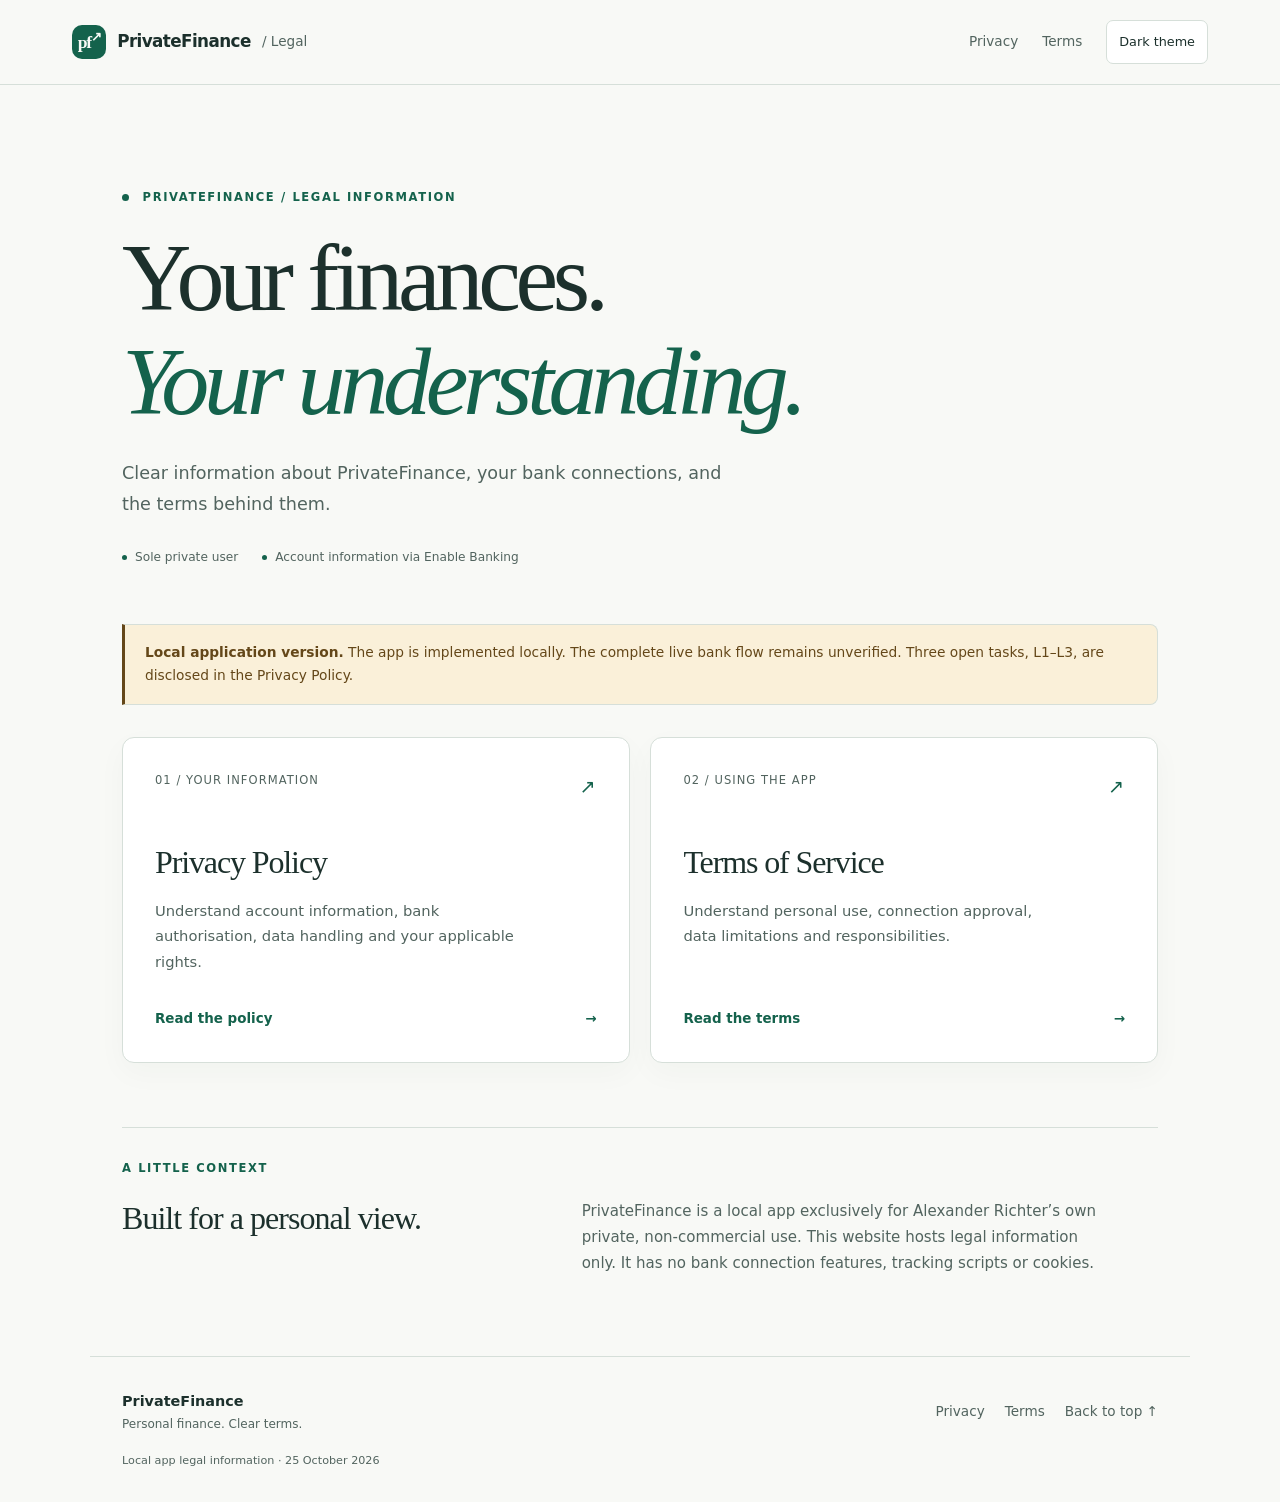
<file: index.html>
<!doctype html>
<html lang="en" data-status="approved-local-app">
<head>
  <meta charset="utf-8">
  <meta name="viewport" content="width=device-width, initial-scale=1">
  <meta name="description" content="Privacy Policy and Terms of Service for PrivateFinance, a personal finance application.">
  <meta name="color-scheme" content="light dark">
  <meta name="referrer" content="no-referrer">
  <meta http-equiv="Content-Security-Policy" content="default-src 'none'; style-src 'self'; script-src 'self'; img-src 'self'; connect-src 'none'; base-uri 'none'; form-action 'none'">
  <title>Legal information · PrivateFinance</title>
  <link rel="stylesheet" href="./assets/style.css">
  <script src="./assets/theme.js" defer></script>
</head>
<body>
<a class="skip" href="#main">Skip to content</a>
<header class="header"><div class="header-inner"><a class="brand" href="./"><span class="brand-icon" aria-hidden="true">pf<span>↗</span></span>PrivateFinance<span class="brand-caption"> / Legal</span></a><nav aria-label="Main navigation"><a href="./privacy/">Privacy</a><a href="./terms/">Terms</a><button id="theme" type="button" hidden aria-label="Switch to dark theme">Dark theme</button></nav></div></header>
<main id="main"><div class="home-hero" id="top"><p class="eyebrow"><span class="tiny-dot"></span> PrivateFinance / Legal information</p><h1>Your finances.<br><em>Your understanding.</em></h1><p class="lead">Clear information about PrivateFinance, your bank connections, and the terms behind them.</p><div class="hero-detail"><span>Sole private user</span><span>Account information via Enable Banking</span></div></div><div class="review-note" role="note"><strong>Local application version.</strong> The app is implemented locally. The complete live bank flow remains unverified. Three open tasks, L1–L3, are disclosed in the Privacy Policy.</div><div class="document-cards"><a class="document-card" href="privacy/"><span class="card-top">01 / Your information <span aria-hidden="true">↗</span></span><h2>Privacy Policy</h2><p>Understand account information, bank authorisation, data handling and your applicable rights.</p><span class="card-link">Read the policy <span aria-hidden="true">→</span></span></a><a class="document-card" href="terms/"><span class="card-top">02 / Using the app <span aria-hidden="true">↗</span></span><h2>Terms of Service</h2><p>Understand personal use, connection approval, data limitations and responsibilities.</p><span class="card-link">Read the terms <span aria-hidden="true">→</span></span></a></div><div class="scope-note"><p class="eyebrow">A little context</p><h2>Built for a personal view.</h2><p>PrivateFinance is a local app exclusively for Alexander Richter’s own private, non-commercial use. This website hosts legal information only. It has no bank connection features, tracking scripts or cookies.</p></div></main>
<footer><div><a class="footer-brand" href="./">PrivateFinance</a><span>Personal finance. Clear terms.</span></div><nav aria-label="Footer navigation"><a href="./privacy/">Privacy</a><a href="./terms/">Terms</a><a href="#top">Back to top ↑</a></nav><p>Local app legal information · 25 October 2026</p></footer>
</body>
</html>
</file>
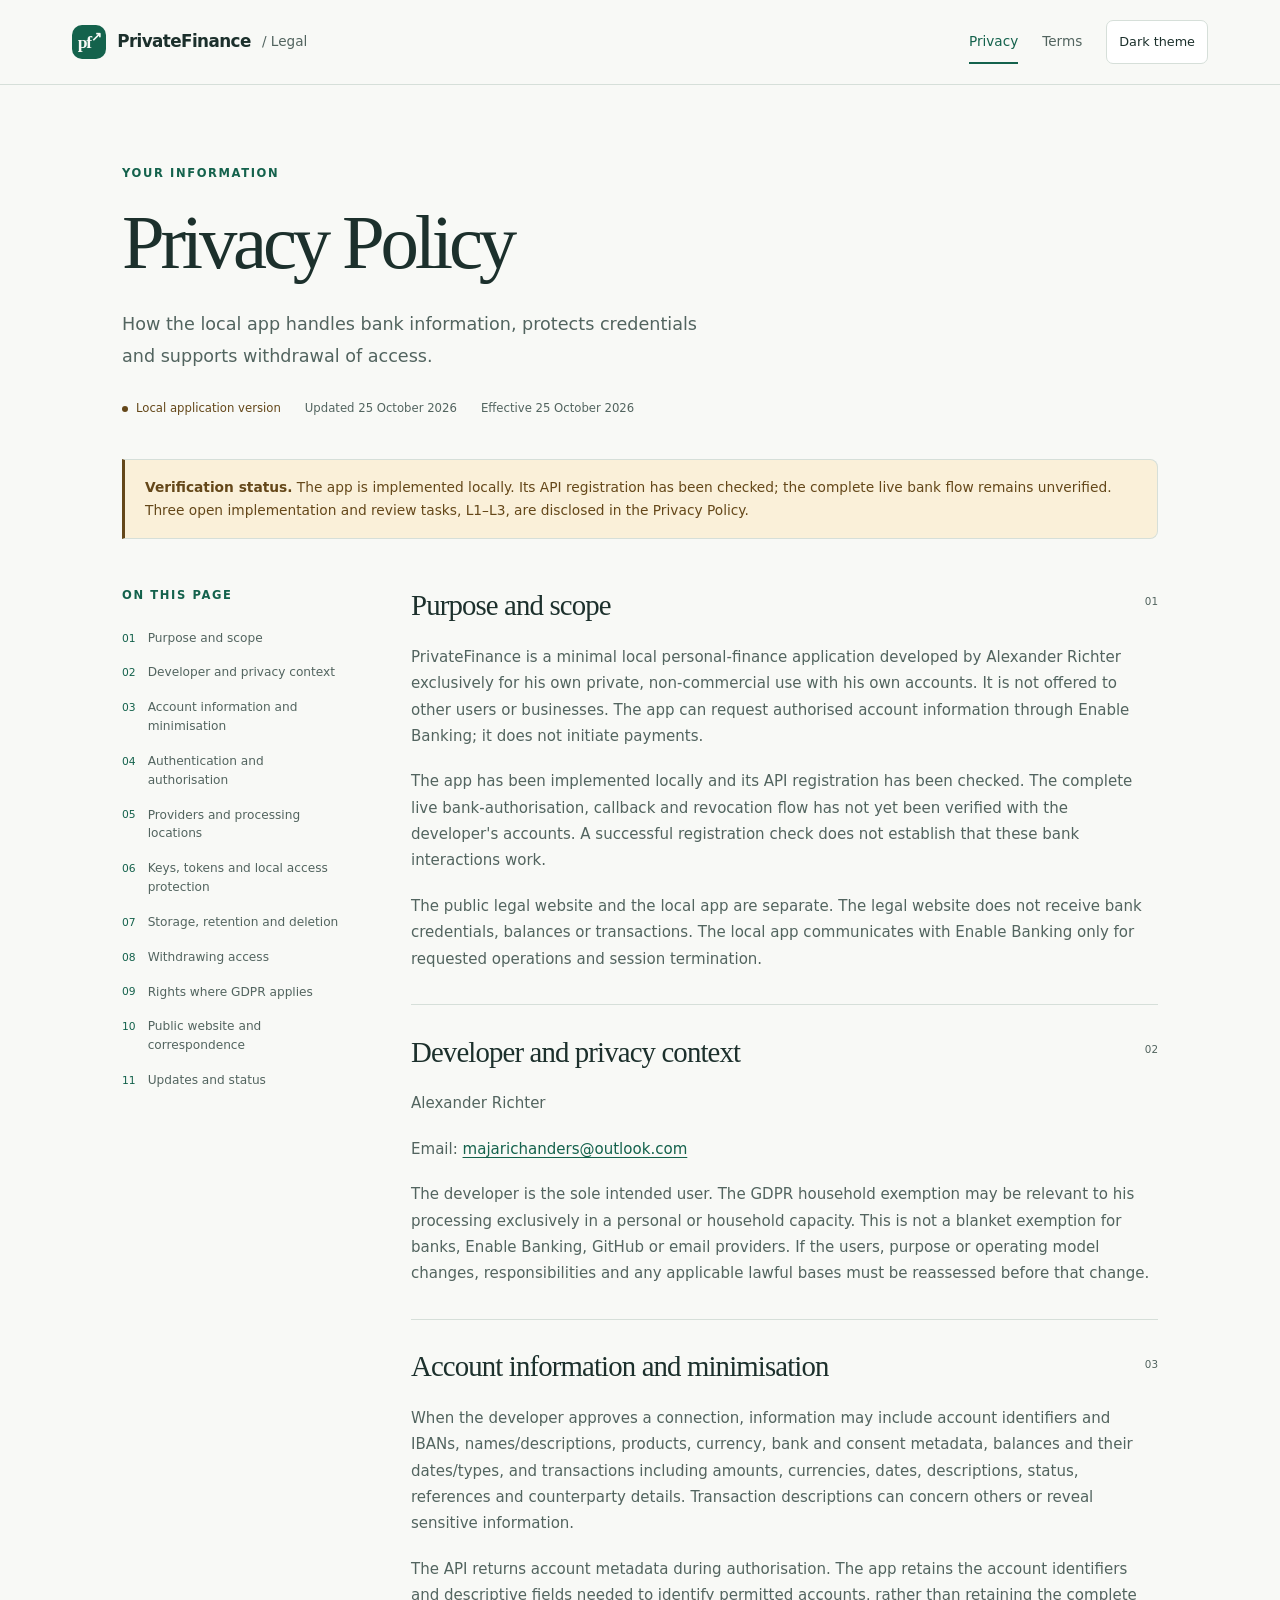
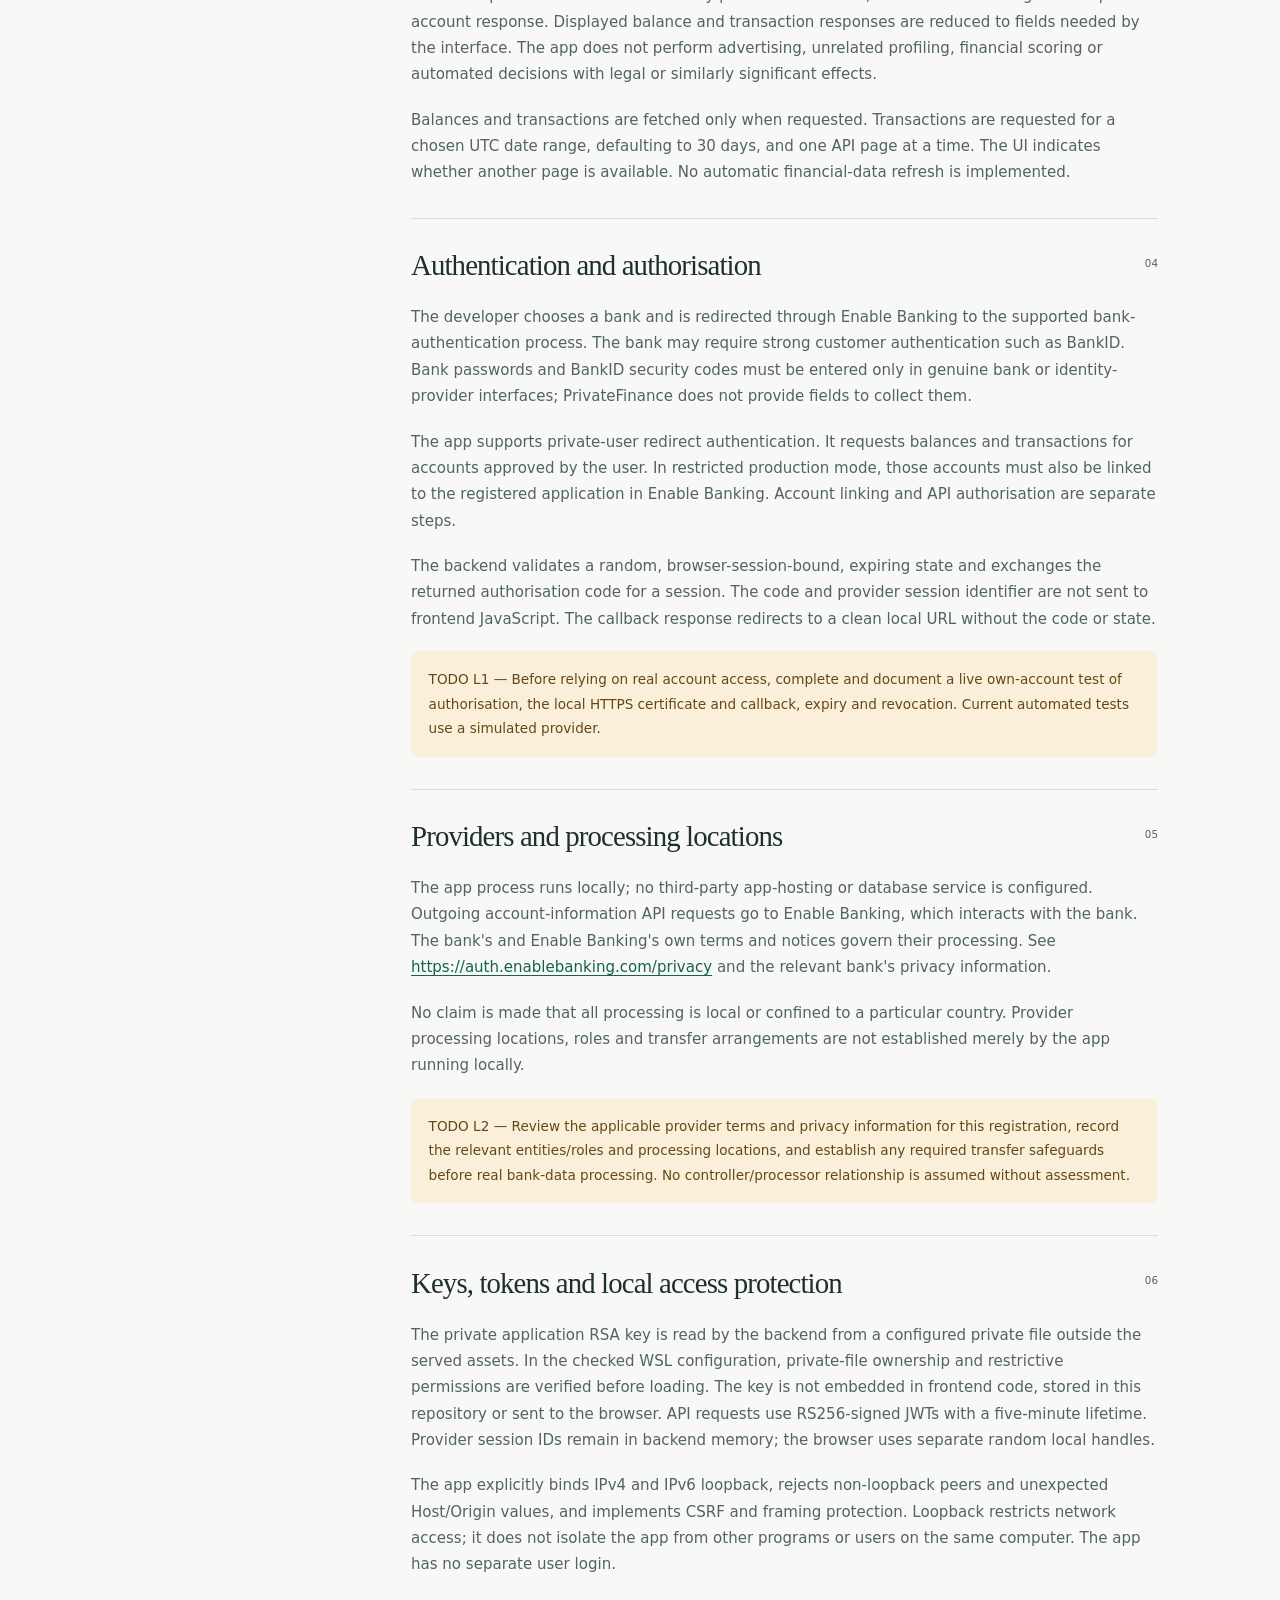
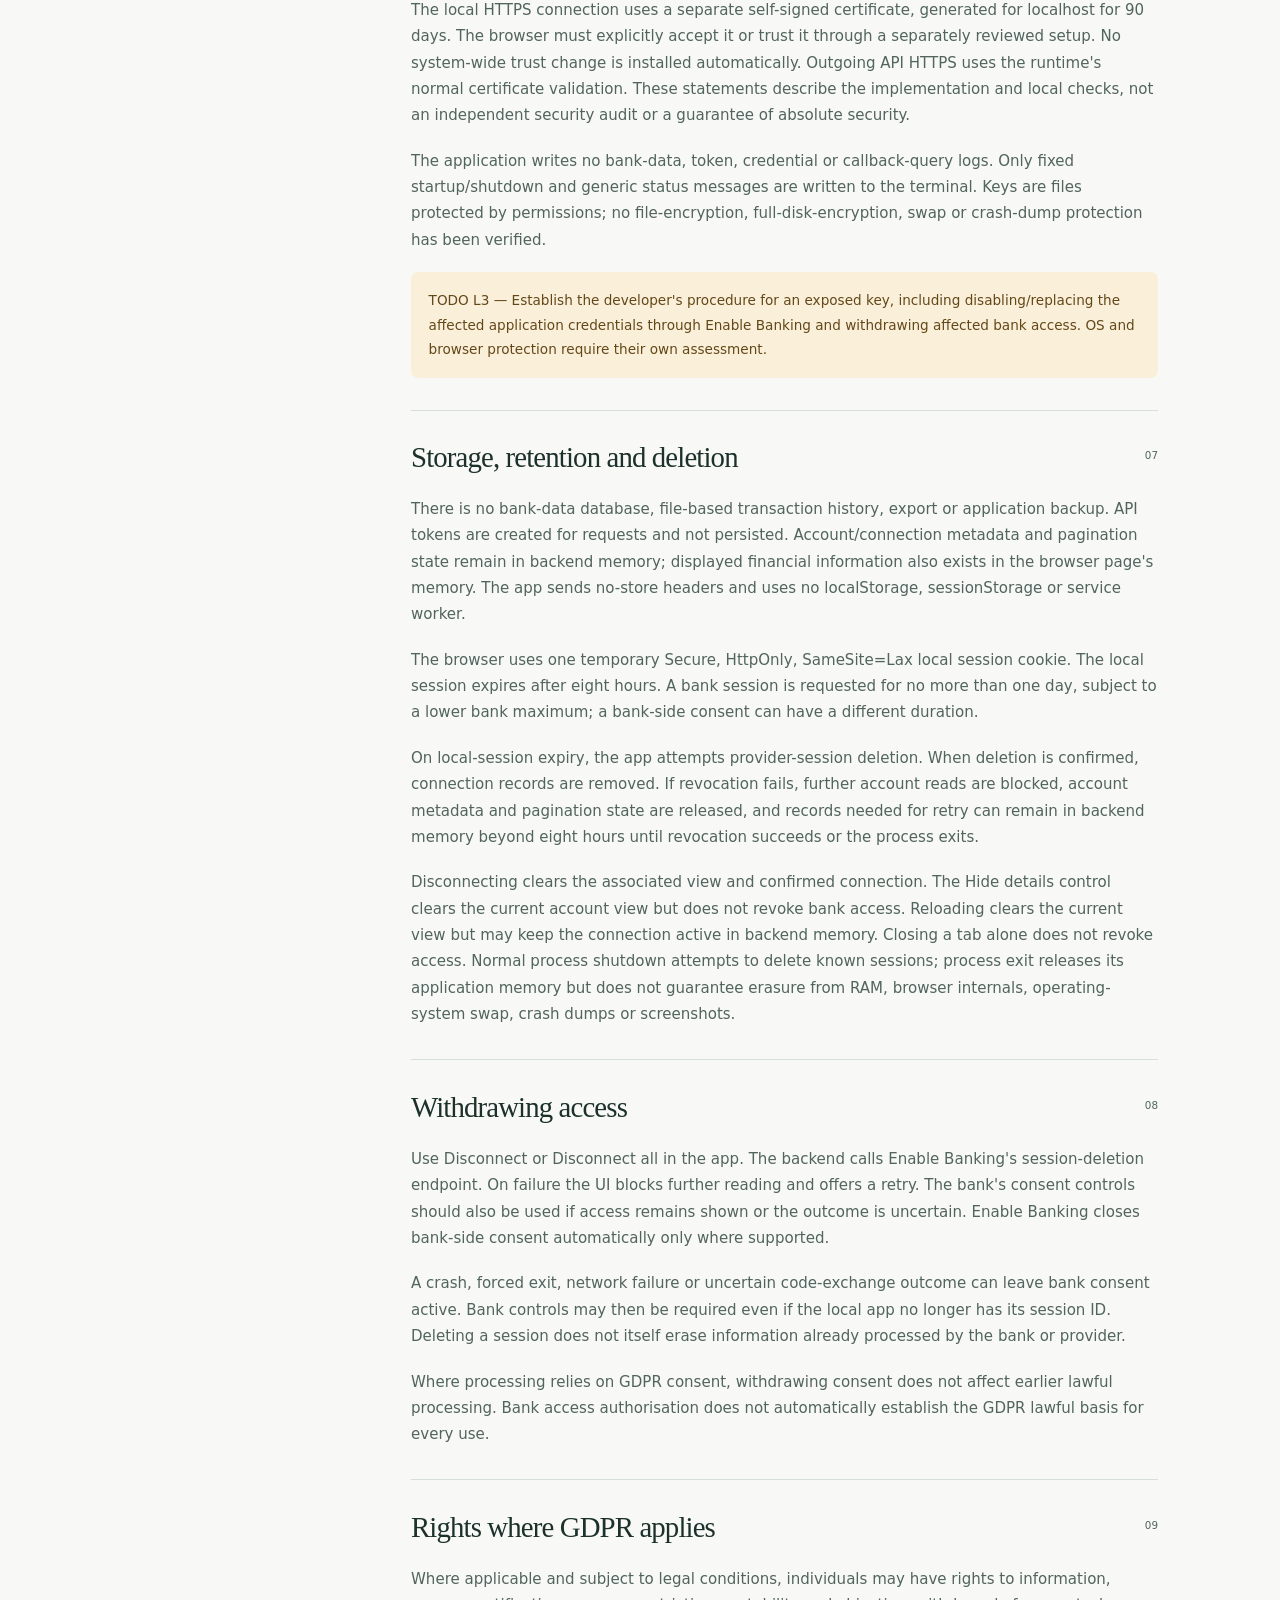
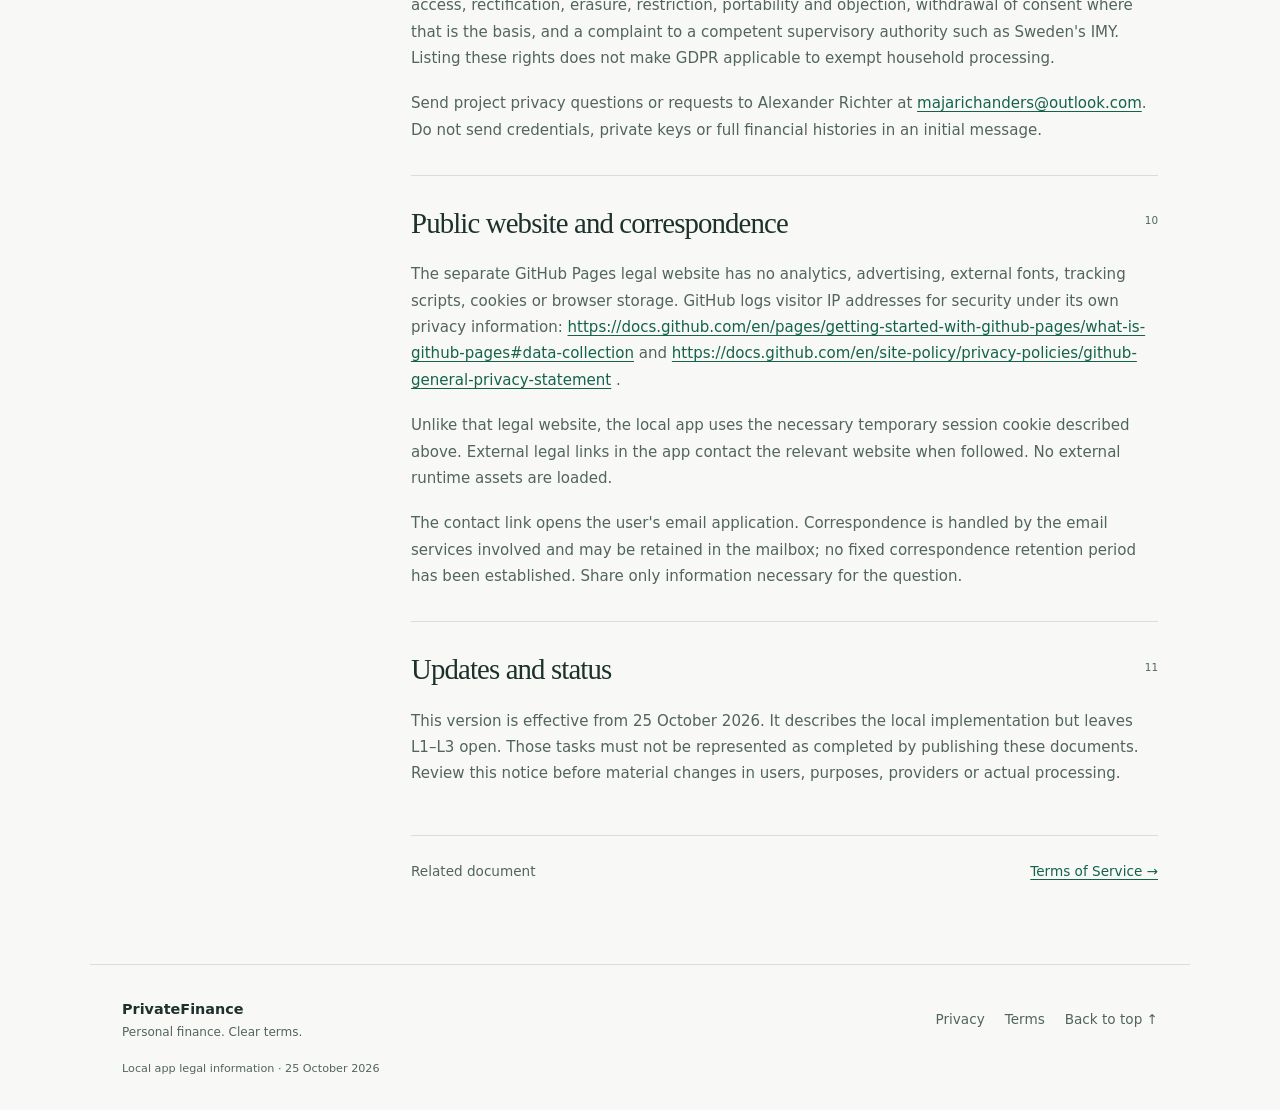
<file: privacy/index.html>
<!doctype html>
<html lang="en" data-status="approved-local-app">
<head>
  <meta charset="utf-8">
  <meta name="viewport" content="width=device-width, initial-scale=1">
  <meta name="description" content="How the local app handles bank information, protects credentials and supports withdrawal of access.">
  <meta name="color-scheme" content="light dark">
  <meta name="referrer" content="no-referrer">
  <meta http-equiv="Content-Security-Policy" content="default-src 'none'; style-src 'self'; script-src 'self'; img-src 'self'; connect-src 'none'; base-uri 'none'; form-action 'none'">
  <title>Privacy Policy · PrivateFinance</title>
  <link rel="stylesheet" href="../assets/style.css">
  <script src="../assets/theme.js" defer></script>
</head>
<body>
<a class="skip" href="#main">Skip to content</a>
<header class="header"><div class="header-inner"><a class="brand" href="../"><span class="brand-icon" aria-hidden="true">pf<span>↗</span></span>PrivateFinance<span class="brand-caption"> / Legal</span></a><nav aria-label="Main navigation"><a href="../privacy/" aria-current="page">Privacy</a><a href="../terms/">Terms</a><button id="theme" type="button" hidden aria-label="Switch to dark theme">Dark theme</button></nav></div></header>
<main id="main"><div id="top" class="page-heading"><p class="eyebrow">Your information</p><h1>Privacy Policy</h1><p class="lead">How the local app handles bank information, protects credentials and supports withdrawal of access.</p><div class="document-meta"><span class="status-dot">Local application version</span><span>Updated 25 October 2026</span><span>Effective 25 October 2026</span></div></div><div class="review-note" role="note"><strong>Verification status.</strong> The app is implemented locally. Its API registration has been checked; the complete live bank flow remains unverified. Three open implementation and review tasks, L1–L3, are disclosed in the Privacy Policy.</div><div class="document-layout"><aside><nav aria-label="On this page"><p class="eyebrow">On this page</p><a href="#purpose"><span>01</span>Purpose and scope</a><a href="#responsibility"><span>02</span>Developer and privacy context</a><a href="#data"><span>03</span>Account information and minimisation</a><a href="#bank-access"><span>04</span>Authentication and authorisation</a><a href="#providers"><span>05</span>Providers and processing locations</a><a href="#security"><span>06</span>Keys, tokens and local access protection</a><a href="#retention"><span>07</span>Storage, retention and deletion</a><a href="#withdrawal"><span>08</span>Withdrawing access</a><a href="#rights"><span>09</span>Rights where GDPR applies</a><a href="#website"><span>10</span>Public website and correspondence</a><a href="#contact"><span>11</span>Updates and status</a></nav></aside><article aria-label="Privacy Policy">
<section id="purpose" aria-labelledby="purpose-heading"><span class="section-number" aria-hidden="true">01</span><h2 id="purpose-heading">Purpose and scope</h2>
<p>PrivateFinance is a minimal local personal-finance application developed by Alexander Richter exclusively for his own private, non-commercial use with his own accounts. It is not offered to other users or businesses. The app can request authorised account information through Enable Banking; it does not initiate payments.</p>
<p>The app has been implemented locally and its API registration has been checked. The complete live bank-authorisation, callback and revocation flow has not yet been verified with the developer&#x27;s accounts. A successful registration check does not establish that these bank interactions work.</p>
<p>The public legal website and the local app are separate. The legal website does not receive bank credentials, balances or transactions. The local app communicates with Enable Banking only for requested operations and session termination.</p>
</section>
<section id="responsibility" aria-labelledby="responsibility-heading"><span class="section-number" aria-hidden="true">02</span><h2 id="responsibility-heading">Developer and privacy context</h2>
<p>Alexander Richter</p>
<p>Email: <a href="mailto:majarichanders@outlook.com">majarichanders@outlook.com</a></p>
<p>The developer is the sole intended user. The GDPR household exemption may be relevant to his processing exclusively in a personal or household capacity. This is not a blanket exemption for banks, Enable Banking, GitHub or email providers. If the users, purpose or operating model changes, responsibilities and any applicable lawful bases must be reassessed before that change.</p>
</section>
<section id="data" aria-labelledby="data-heading"><span class="section-number" aria-hidden="true">03</span><h2 id="data-heading">Account information and minimisation</h2>
<p>When the developer approves a connection, information may include account identifiers and IBANs, names/descriptions, products, currency, bank and consent metadata, balances and their dates/types, and transactions including amounts, currencies, dates, descriptions, status, references and counterparty details. Transaction descriptions can concern others or reveal sensitive information.</p>
<p>The API returns account metadata during authorisation. The app retains the account identifiers and descriptive fields needed to identify permitted accounts, rather than retaining the complete account response. Displayed balance and transaction responses are reduced to fields needed by the interface. The app does not perform advertising, unrelated profiling, financial scoring or automated decisions with legal or similarly significant effects.</p>
<p>Balances and transactions are fetched only when requested. Transactions are requested for a chosen UTC date range, defaulting to 30 days, and one API page at a time. The UI indicates whether another page is available. No automatic financial-data refresh is implemented.</p>
</section>
<section id="bank-access" aria-labelledby="bank-access-heading"><span class="section-number" aria-hidden="true">04</span><h2 id="bank-access-heading">Authentication and authorisation</h2>
<p>The developer chooses a bank and is redirected through Enable Banking to the supported bank-authentication process. The bank may require strong customer authentication such as BankID. Bank passwords and BankID security codes must be entered only in genuine bank or identity-provider interfaces; PrivateFinance does not provide fields to collect them.</p>
<p>The app supports private-user redirect authentication. It requests balances and transactions for accounts approved by the user. In restricted production mode, those accounts must also be linked to the registered application in Enable Banking. Account linking and API authorisation are separate steps.</p>
<p>The backend validates a random, browser-session-bound, expiring state and exchanges the returned authorisation code for a session. The code and provider session identifier are not sent to frontend JavaScript. The callback response redirects to a clean local URL without the code or state.</p>
<p class="todo">TODO L1 — Before relying on real account access, complete and document a live own-account test of authorisation, the local HTTPS certificate and callback, expiry and revocation. Current automated tests use a simulated provider.</p>
</section>
<section id="providers" aria-labelledby="providers-heading"><span class="section-number" aria-hidden="true">05</span><h2 id="providers-heading">Providers and processing locations</h2>
<p>The app process runs locally; no third-party app-hosting or database service is configured. Outgoing account-information API requests go to Enable Banking, which interacts with the bank. The bank&#x27;s and Enable Banking&#x27;s own terms and notices govern their processing. See <a href="https://auth.enablebanking.com/privacy">https://auth.enablebanking.com/privacy</a> and the relevant bank&#x27;s privacy information.</p>
<p>No claim is made that all processing is local or confined to a particular country. Provider processing locations, roles and transfer arrangements are not established merely by the app running locally.</p>
<p class="todo">TODO L2 — Review the applicable provider terms and privacy information for this registration, record the relevant entities/roles and processing locations, and establish any required transfer safeguards before real bank-data processing. No controller/processor relationship is assumed without assessment.</p>
</section>
<section id="security" aria-labelledby="security-heading"><span class="section-number" aria-hidden="true">06</span><h2 id="security-heading">Keys, tokens and local access protection</h2>
<p>The private application RSA key is read by the backend from a configured private file outside the served assets. In the checked WSL configuration, private-file ownership and restrictive permissions are verified before loading. The key is not embedded in frontend code, stored in this repository or sent to the browser. API requests use RS256-signed JWTs with a five-minute lifetime. Provider session IDs remain in backend memory; the browser uses separate random local handles.</p>
<p>The app explicitly binds IPv4 and IPv6 loopback, rejects non-loopback peers and unexpected Host/Origin values, and implements CSRF and framing protection. Loopback restricts network access; it does not isolate the app from other programs or users on the same computer. The app has no separate user login.</p>
<p>The local HTTPS connection uses a separate self-signed certificate, generated for localhost for 90 days. The browser must explicitly accept it or trust it through a separately reviewed setup. No system-wide trust change is installed automatically. Outgoing API HTTPS uses the runtime&#x27;s normal certificate validation. These statements describe the implementation and local checks, not an independent security audit or a guarantee of absolute security.</p>
<p>The application writes no bank-data, token, credential or callback-query logs. Only fixed startup/shutdown and generic status messages are written to the terminal. Keys are files protected by permissions; no file-encryption, full-disk-encryption, swap or crash-dump protection has been verified.</p>
<p class="todo">TODO L3 — Establish the developer&#x27;s procedure for an exposed key, including disabling/replacing the affected application credentials through Enable Banking and withdrawing affected bank access. OS and browser protection require their own assessment.</p>
</section>
<section id="retention" aria-labelledby="retention-heading"><span class="section-number" aria-hidden="true">07</span><h2 id="retention-heading">Storage, retention and deletion</h2>
<p>There is no bank-data database, file-based transaction history, export or application backup. API tokens are created for requests and not persisted. Account/connection metadata and pagination state remain in backend memory; displayed financial information also exists in the browser page&#x27;s memory. The app sends no-store headers and uses no localStorage, sessionStorage or service worker.</p>
<p>The browser uses one temporary Secure, HttpOnly, SameSite=Lax local session cookie. The local session expires after eight hours. A bank session is requested for no more than one day, subject to a lower bank maximum; a bank-side consent can have a different duration.</p>
<p>On local-session expiry, the app attempts provider-session deletion. When deletion is confirmed, connection records are removed. If revocation fails, further account reads are blocked, account metadata and pagination state are released, and records needed for retry can remain in backend memory beyond eight hours until revocation succeeds or the process exits.</p>
<p>Disconnecting clears the associated view and confirmed connection. The Hide details control clears the current account view but does not revoke bank access. Reloading clears the current view but may keep the connection active in backend memory. Closing a tab alone does not revoke access. Normal process shutdown attempts to delete known sessions; process exit releases its application memory but does not guarantee erasure from RAM, browser internals, operating-system swap, crash dumps or screenshots.</p>
</section>
<section id="withdrawal" aria-labelledby="withdrawal-heading"><span class="section-number" aria-hidden="true">08</span><h2 id="withdrawal-heading">Withdrawing access</h2>
<p>Use Disconnect or Disconnect all in the app. The backend calls Enable Banking&#x27;s session-deletion endpoint. On failure the UI blocks further reading and offers a retry. The bank&#x27;s consent controls should also be used if access remains shown or the outcome is uncertain. Enable Banking closes bank-side consent automatically only where supported.</p>
<p>A crash, forced exit, network failure or uncertain code-exchange outcome can leave bank consent active. Bank controls may then be required even if the local app no longer has its session ID. Deleting a session does not itself erase information already processed by the bank or provider.</p>
<p>Where processing relies on GDPR consent, withdrawing consent does not affect earlier lawful processing. Bank access authorisation does not automatically establish the GDPR lawful basis for every use.</p>
</section>
<section id="rights" aria-labelledby="rights-heading"><span class="section-number" aria-hidden="true">09</span><h2 id="rights-heading">Rights where GDPR applies</h2>
<p>Where applicable and subject to legal conditions, individuals may have rights to information, access, rectification, erasure, restriction, portability and objection, withdrawal of consent where that is the basis, and a complaint to a competent supervisory authority such as Sweden&#x27;s IMY. Listing these rights does not make GDPR applicable to exempt household processing.</p>
<p>Send project privacy questions or requests to Alexander Richter at <a href="mailto:majarichanders@outlook.com">majarichanders@outlook.com</a>. Do not send credentials, private keys or full financial histories in an initial message.</p>
</section>
<section id="website" aria-labelledby="website-heading"><span class="section-number" aria-hidden="true">10</span><h2 id="website-heading">Public website and correspondence</h2>
<p>The separate GitHub Pages legal website has no analytics, advertising, external fonts, tracking scripts, cookies or browser storage. GitHub logs visitor IP addresses for security under its own privacy information: <a href="https://docs.github.com/en/pages/getting-started-with-github-pages/what-is-github-pages#data-collection">https://docs.github.com/en/pages/getting-started-with-github-pages/what-is-github-pages#data-collection</a> and <a href="https://docs.github.com/en/site-policy/privacy-policies/github-general-privacy-statement">https://docs.github.com/en/site-policy/privacy-policies/github-general-privacy-statement</a> .</p>
<p>Unlike that legal website, the local app uses the necessary temporary session cookie described above. External legal links in the app contact the relevant website when followed. No external runtime assets are loaded.</p>
<p>The contact link opens the user&#x27;s email application. Correspondence is handled by the email services involved and may be retained in the mailbox; no fixed correspondence retention period has been established. Share only information necessary for the question.</p>
</section>
<section id="contact" aria-labelledby="contact-heading"><span class="section-number" aria-hidden="true">11</span><h2 id="contact-heading">Updates and status</h2>
<p>This version is effective from 25 October 2026. It describes the local implementation but leaves L1–L3 open. Those tasks must not be represented as completed by publishing these documents. Review this notice before material changes in users, purposes, providers or actual processing.</p>
</section><div class="end-note">Related document <a href="../terms/">Terms of Service →</a></div></article></div></main>
<footer><div><a class="footer-brand" href="../">PrivateFinance</a><span>Personal finance. Clear terms.</span></div><nav aria-label="Footer navigation"><a href="../privacy/" aria-current="page">Privacy</a><a href="../terms/">Terms</a><a href="#top">Back to top ↑</a></nav><p>Local app legal information · 25 October 2026</p></footer>
</body>
</html>
</file>
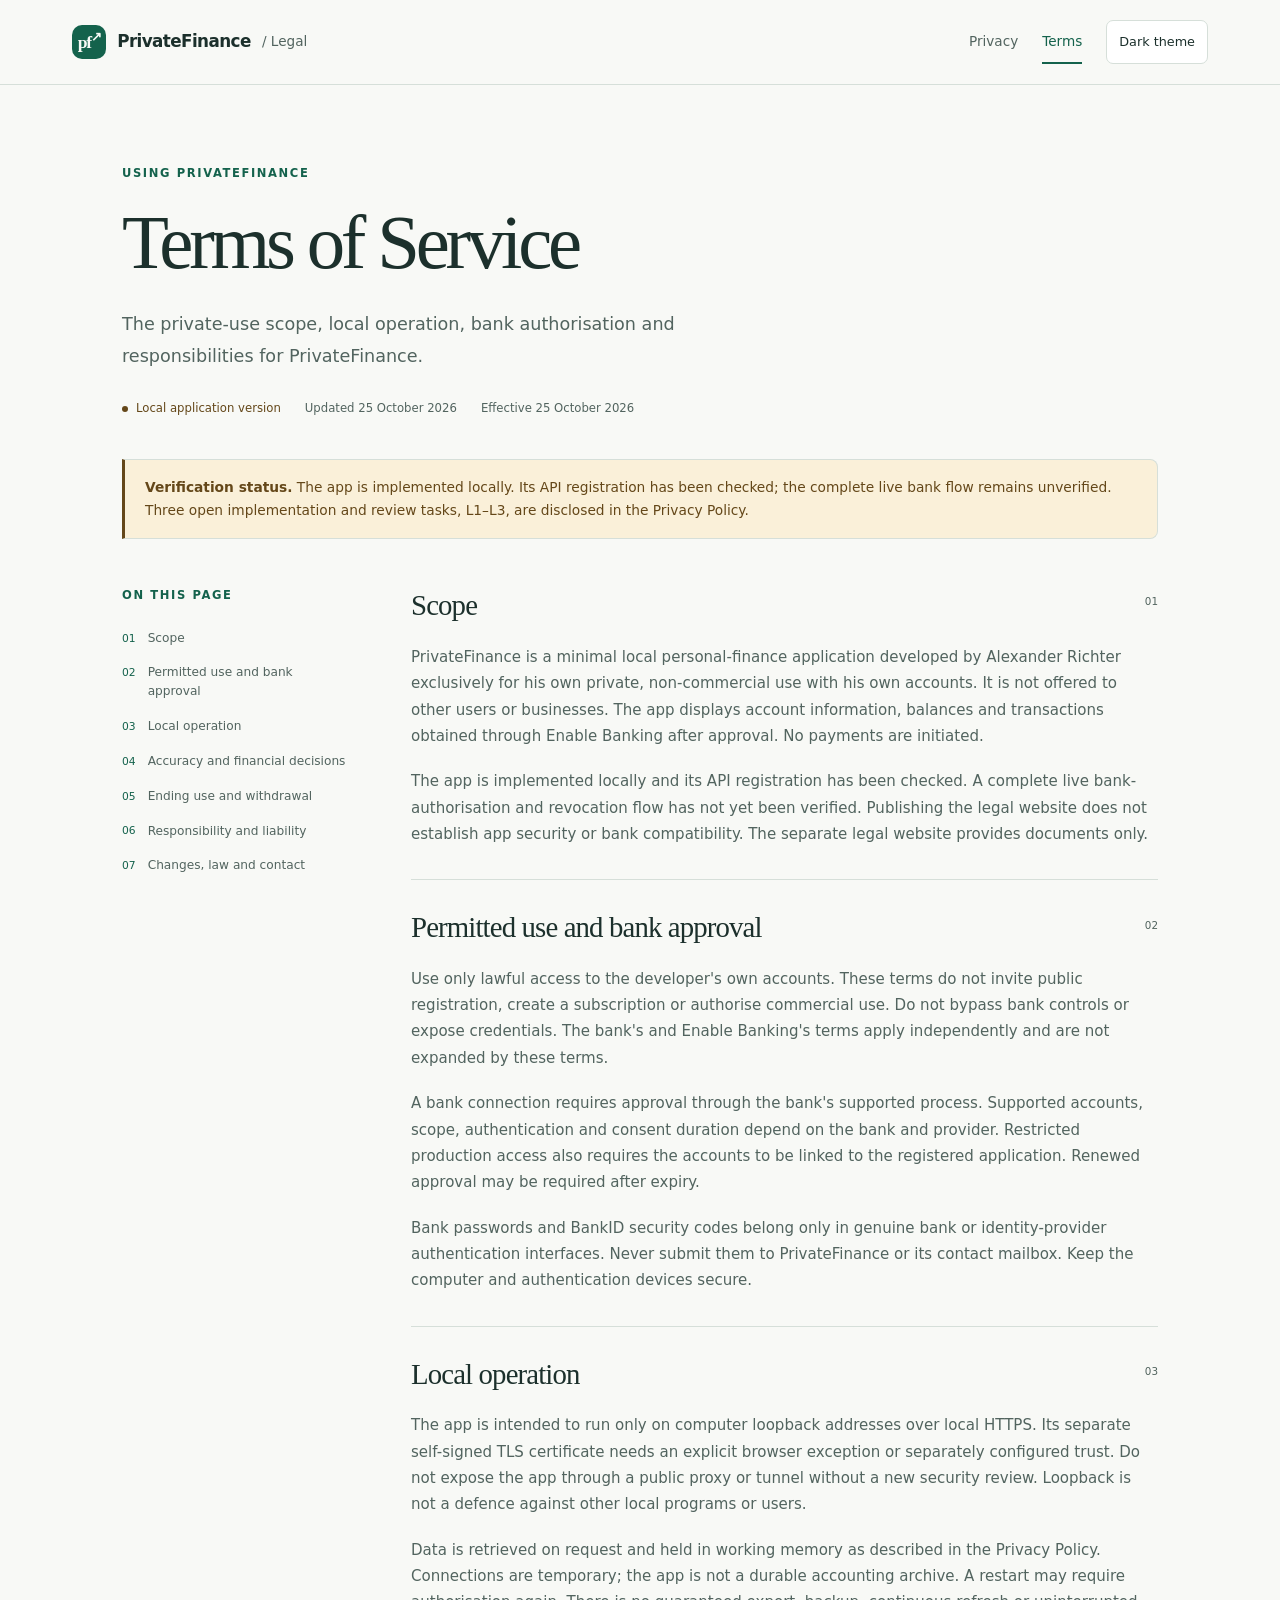
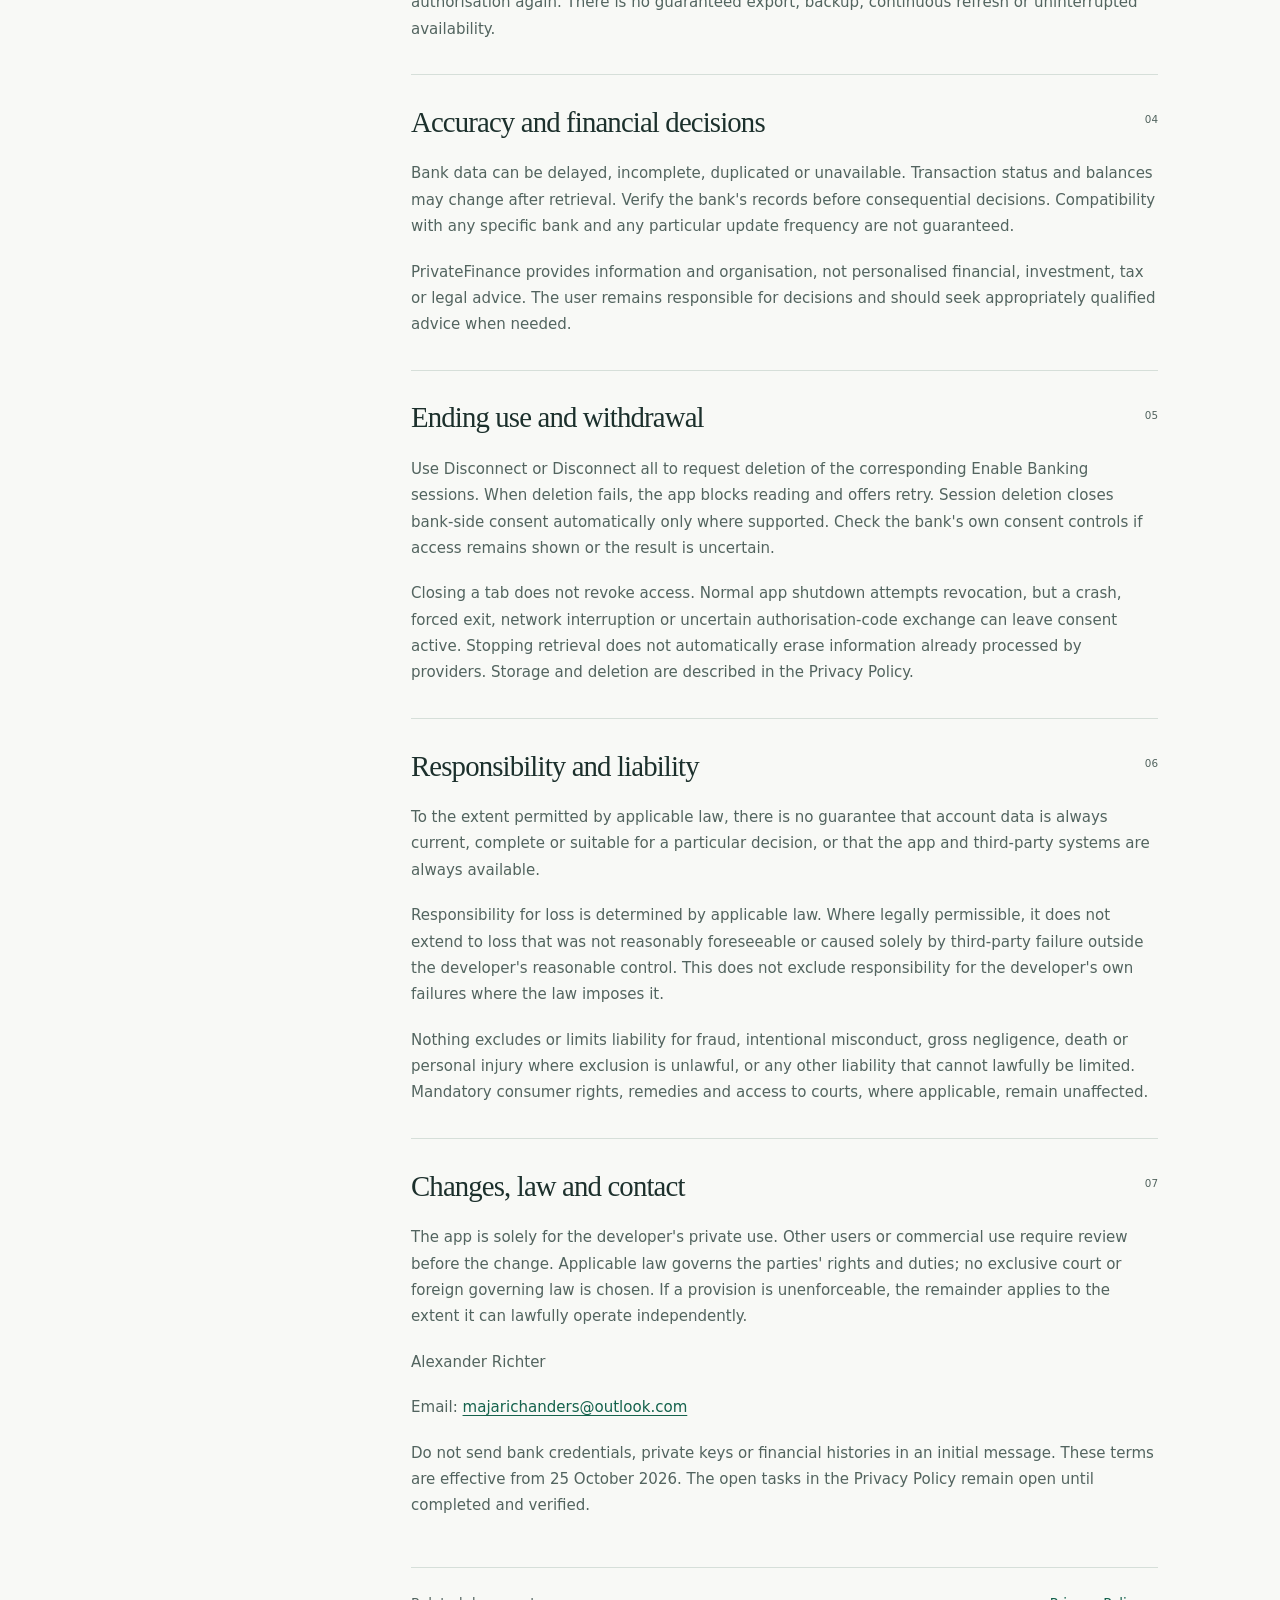
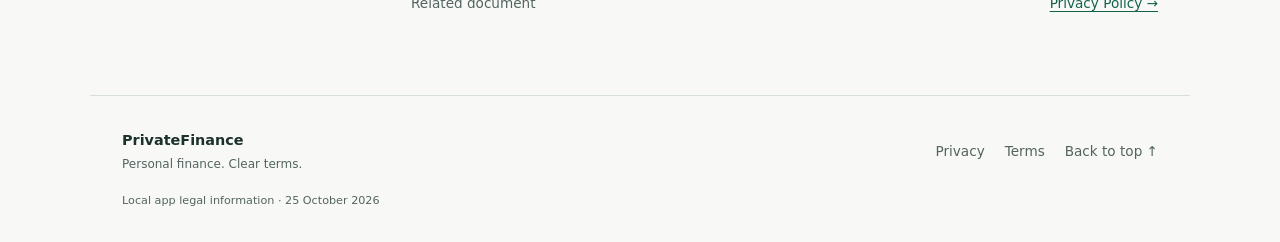
<file: terms/index.html>
<!doctype html>
<html lang="en" data-status="approved-local-app">
<head>
  <meta charset="utf-8">
  <meta name="viewport" content="width=device-width, initial-scale=1">
  <meta name="description" content="The private-use scope, local operation, bank authorisation and responsibilities for PrivateFinance.">
  <meta name="color-scheme" content="light dark">
  <meta name="referrer" content="no-referrer">
  <meta http-equiv="Content-Security-Policy" content="default-src 'none'; style-src 'self'; script-src 'self'; img-src 'self'; connect-src 'none'; base-uri 'none'; form-action 'none'">
  <title>Terms of Service · PrivateFinance</title>
  <link rel="stylesheet" href="../assets/style.css">
  <script src="../assets/theme.js" defer></script>
</head>
<body>
<a class="skip" href="#main">Skip to content</a>
<header class="header"><div class="header-inner"><a class="brand" href="../"><span class="brand-icon" aria-hidden="true">pf<span>↗</span></span>PrivateFinance<span class="brand-caption"> / Legal</span></a><nav aria-label="Main navigation"><a href="../privacy/">Privacy</a><a href="../terms/" aria-current="page">Terms</a><button id="theme" type="button" hidden aria-label="Switch to dark theme">Dark theme</button></nav></div></header>
<main id="main"><div id="top" class="page-heading"><p class="eyebrow">Using PrivateFinance</p><h1>Terms of Service</h1><p class="lead">The private-use scope, local operation, bank authorisation and responsibilities for PrivateFinance.</p><div class="document-meta"><span class="status-dot">Local application version</span><span>Updated 25 October 2026</span><span>Effective 25 October 2026</span></div></div><div class="review-note" role="note"><strong>Verification status.</strong> The app is implemented locally. Its API registration has been checked; the complete live bank flow remains unverified. Three open implementation and review tasks, L1–L3, are disclosed in the Privacy Policy.</div><div class="document-layout"><aside><nav aria-label="On this page"><p class="eyebrow">On this page</p><a href="#about"><span>01</span>Scope</a><a href="#use"><span>02</span>Permitted use and bank approval</a><a href="#connections"><span>03</span>Local operation</a><a href="#accuracy"><span>04</span>Accuracy and financial decisions</a><a href="#revocation"><span>05</span>Ending use and withdrawal</a><a href="#liability"><span>06</span>Responsibility and liability</a><a href="#contact"><span>07</span>Changes, law and contact</a></nav></aside><article aria-label="Terms of Service">
<section id="about" aria-labelledby="about-heading"><span class="section-number" aria-hidden="true">01</span><h2 id="about-heading">Scope</h2>
<p>PrivateFinance is a minimal local personal-finance application developed by Alexander Richter exclusively for his own private, non-commercial use with his own accounts. It is not offered to other users or businesses. The app displays account information, balances and transactions obtained through Enable Banking after approval. No payments are initiated.</p>
<p>The app is implemented locally and its API registration has been checked. A complete live bank-authorisation and revocation flow has not yet been verified. Publishing the legal website does not establish app security or bank compatibility. The separate legal website provides documents only.</p>
</section>
<section id="use" aria-labelledby="use-heading"><span class="section-number" aria-hidden="true">02</span><h2 id="use-heading">Permitted use and bank approval</h2>
<p>Use only lawful access to the developer&#x27;s own accounts. These terms do not invite public registration, create a subscription or authorise commercial use. Do not bypass bank controls or expose credentials. The bank&#x27;s and Enable Banking&#x27;s terms apply independently and are not expanded by these terms.</p>
<p>A bank connection requires approval through the bank&#x27;s supported process. Supported accounts, scope, authentication and consent duration depend on the bank and provider. Restricted production access also requires the accounts to be linked to the registered application. Renewed approval may be required after expiry.</p>
<p>Bank passwords and BankID security codes belong only in genuine bank or identity-provider authentication interfaces. Never submit them to PrivateFinance or its contact mailbox. Keep the computer and authentication devices secure.</p>
</section>
<section id="connections" aria-labelledby="connections-heading"><span class="section-number" aria-hidden="true">03</span><h2 id="connections-heading">Local operation</h2>
<p>The app is intended to run only on computer loopback addresses over local HTTPS. Its separate self-signed TLS certificate needs an explicit browser exception or separately configured trust. Do not expose the app through a public proxy or tunnel without a new security review. Loopback is not a defence against other local programs or users.</p>
<p>Data is retrieved on request and held in working memory as described in the Privacy Policy. Connections are temporary; the app is not a durable accounting archive. A restart may require authorisation again. There is no guaranteed export, backup, continuous refresh or uninterrupted availability.</p>
</section>
<section id="accuracy" aria-labelledby="accuracy-heading"><span class="section-number" aria-hidden="true">04</span><h2 id="accuracy-heading">Accuracy and financial decisions</h2>
<p>Bank data can be delayed, incomplete, duplicated or unavailable. Transaction status and balances may change after retrieval. Verify the bank&#x27;s records before consequential decisions. Compatibility with any specific bank and any particular update frequency are not guaranteed.</p>
<p>PrivateFinance provides information and organisation, not personalised financial, investment, tax or legal advice. The user remains responsible for decisions and should seek appropriately qualified advice when needed.</p>
</section>
<section id="revocation" aria-labelledby="revocation-heading"><span class="section-number" aria-hidden="true">05</span><h2 id="revocation-heading">Ending use and withdrawal</h2>
<p>Use Disconnect or Disconnect all to request deletion of the corresponding Enable Banking sessions. When deletion fails, the app blocks reading and offers retry. Session deletion closes bank-side consent automatically only where supported. Check the bank&#x27;s own consent controls if access remains shown or the result is uncertain.</p>
<p>Closing a tab does not revoke access. Normal app shutdown attempts revocation, but a crash, forced exit, network interruption or uncertain authorisation-code exchange can leave consent active. Stopping retrieval does not automatically erase information already processed by providers. Storage and deletion are described in the Privacy Policy.</p>
</section>
<section id="liability" aria-labelledby="liability-heading"><span class="section-number" aria-hidden="true">06</span><h2 id="liability-heading">Responsibility and liability</h2>
<p>To the extent permitted by applicable law, there is no guarantee that account data is always current, complete or suitable for a particular decision, or that the app and third-party systems are always available.</p>
<p>Responsibility for loss is determined by applicable law. Where legally permissible, it does not extend to loss that was not reasonably foreseeable or caused solely by third-party failure outside the developer&#x27;s reasonable control. This does not exclude responsibility for the developer&#x27;s own failures where the law imposes it.</p>
<p>Nothing excludes or limits liability for fraud, intentional misconduct, gross negligence, death or personal injury where exclusion is unlawful, or any other liability that cannot lawfully be limited. Mandatory consumer rights, remedies and access to courts, where applicable, remain unaffected.</p>
</section>
<section id="contact" aria-labelledby="contact-heading"><span class="section-number" aria-hidden="true">07</span><h2 id="contact-heading">Changes, law and contact</h2>
<p>The app is solely for the developer&#x27;s private use. Other users or commercial use require review before the change. Applicable law governs the parties&#x27; rights and duties; no exclusive court or foreign governing law is chosen. If a provision is unenforceable, the remainder applies to the extent it can lawfully operate independently.</p>
<p>Alexander Richter</p>
<p>Email: <a href="mailto:majarichanders@outlook.com">majarichanders@outlook.com</a></p>
<p>Do not send bank credentials, private keys or financial histories in an initial message. These terms are effective from 25 October 2026. The open tasks in the Privacy Policy remain open until completed and verified.</p>
</section><div class="end-note">Related document <a href="../privacy/">Privacy Policy →</a></div></article></div></main>
<footer><div><a class="footer-brand" href="../">PrivateFinance</a><span>Personal finance. Clear terms.</span></div><nav aria-label="Footer navigation"><a href="../privacy/">Privacy</a><a href="../terms/" aria-current="page">Terms</a><a href="#top">Back to top ↑</a></nav><p>Local app legal information · 25 October 2026</p></footer>
</body>
</html>
</file>
<file: assets/style.css>
:root{color-scheme:light dark;--bg:#f8f9f6;--surface:#fff;--text:#1c302c;--muted:#52645f;--line:#d6dfd9;--accent:#14624c;--soft:#eaf2ed;--notice:#faf0d9;--notice-text:#644719;--shadow:0 10px 30px #1c302c08;--serif:Georgia,'Times New Roman',serif;--sans:ui-sans-serif,system-ui,-apple-system,BlinkMacSystemFont,'Segoe UI',sans-serif}
@media(prefers-color-scheme:dark){:root:not([data-theme=light]){--bg:#101c19;--surface:#162722;--text:#edf2ec;--muted:#b0c1b7;--line:#364b41;--accent:#9bd9b7;--soft:#203b30;--notice:#302a1c;--notice-text:#ead5a4;--shadow:none}}
:root[data-theme=dark]{--bg:#101c19;--surface:#162722;--text:#edf2ec;--muted:#b0c1b7;--line:#364b41;--accent:#9bd9b7;--soft:#203b30;--notice:#302a1c;--notice-text:#ead5a4;--shadow:none;color-scheme:dark}
:root[data-theme=light]{color-scheme:light}
*{box-sizing:border-box}html{scroll-padding-top:2rem}body{margin:0;background:var(--bg);color:var(--text);font:1rem/1.75 var(--sans);-webkit-font-smoothing:antialiased}a{color:var(--accent);text-underline-offset:.2em}a:hover{text-decoration-thickness:2px}a,button{-webkit-tap-highlight-color:transparent}button{font:inherit}a:focus-visible,button:focus-visible{outline:3px solid var(--accent);outline-offset:5px;border-radius:3px}::selection{background:var(--accent);color:var(--bg)}[hidden]{display:none!important}.skip{position:absolute;top:0;left:1rem;transform:translateY(-150%);padding:.6rem 1rem;background:var(--surface);z-index:10}.skip:focus{transform:translateY(0)}.header{border-bottom:1px solid var(--line);background:var(--bg)}.header-inner{max-width:1200px;padding:1.25rem 2rem;margin:auto;display:flex;align-items:center;justify-content:space-between;gap:1rem}.brand{display:inline-flex;align-items:center;gap:.7rem;color:var(--text);text-decoration:none;font-size:1.05rem;font-weight:650;letter-spacing:-.035em;white-space:nowrap}.brand-icon{display:inline-flex;align-items:center;justify-content:center;width:34px;height:34px;background:var(--accent);color:var(--bg);border-radius:10px;font-family:var(--serif);font-size:1.1rem;letter-spacing:-.08em}.brand-icon span{font-size:.8rem;align-self:flex-start;margin-top:1px}.brand-caption{font-weight:400;color:var(--muted);font-size:.85rem;letter-spacing:0}.header nav,footer nav{display:flex;align-items:center;gap:1.5rem}.header nav a,footer nav a{font-size:.85rem;text-decoration:none;color:var(--muted);padding:.4rem 0;min-height:44px;display:inline-flex;align-items:center}.header nav a[aria-current=page]{color:var(--accent);box-shadow:inset 0 -2px var(--accent)}#theme{border:1px solid var(--line);border-radius:7px;padding:.35rem .75rem;color:var(--text);background:var(--surface);cursor:pointer;min-height:44px;font-size:.8rem}main{max-width:1100px;margin:auto;padding:0 2rem}.eyebrow{font-size:.72rem;line-height:1.5;text-transform:uppercase;letter-spacing:.14em;font-weight:650;color:var(--accent);margin:0 0 1.25rem}.tiny-dot{display:inline-block;width:7px;height:7px;background:var(--accent);border-radius:50%;margin-right:.5rem;vertical-align:middle}h1,h2,p{margin-top:0}h1{font-family:var(--serif);font-weight:400;letter-spacing:-.055em;line-height:1.08;font-size:clamp(2.7rem,6vw,5rem);margin-bottom:1.5rem}h1 em{font-weight:400;color:var(--accent)}.lead{font-size:1.1rem;max-width:600px;color:var(--muted);line-height:1.8;margin-bottom:1.6rem}.home-hero{padding:6.5rem 0 3.5rem}.home-hero h1{font-size:clamp(2.5rem,7.5vw,6rem)}.hero-detail{display:flex;flex-wrap:wrap;gap:.7rem 1.5rem;font-size:.76rem;color:var(--muted)}.hero-detail span{display:flex;align-items:center;gap:.5rem}.hero-detail span:before{content:'';width:5px;height:5px;border-radius:50%;background:var(--accent)}.review-note{border:1px solid var(--line);border-left:3px solid var(--notice-text);background:var(--notice);color:var(--notice-text);padding:1rem 1.25rem;border-radius:0 8px 8px 0;font-size:.86rem;line-height:1.7}.review-note strong{font-weight:650}.document-cards{display:grid;grid-template-columns:1fr 1fr;gap:1.3rem;margin:2rem 0 4rem}.document-card{display:flex;flex-direction:column;padding:2rem;border:1px solid var(--line);border-radius:12px;background:var(--surface);box-shadow:var(--shadow);color:var(--text);text-decoration:none}.document-card:hover{border-color:var(--accent)}.card-top{display:flex;justify-content:space-between;font-size:.72rem;color:var(--muted);text-transform:uppercase;letter-spacing:.09em;margin-bottom:2.5rem}.card-top>span{font-size:1.2rem;color:var(--accent)}.document-card h2{font:400 2rem/1.2 var(--serif);letter-spacing:-.035em;margin-bottom:1rem}.document-card p{font-size:.92rem;color:var(--muted);max-width:360px;margin-bottom:2rem}.card-link{margin-top:auto;display:flex;justify-content:space-between;color:var(--accent);font-size:.84rem;font-weight:600}.scope-note{display:grid;grid-template-columns:1fr 1.4fr;gap:0 3rem;padding:2rem 0 4rem;border-top:1px solid var(--line)}.scope-note .eyebrow{grid-column:1/-1}.scope-note h2{font:400 2rem/1.25 var(--serif);letter-spacing:-.03em}.scope-note>p:last-child{color:var(--muted);font-size:.94rem;max-width:520px}.page-heading{padding:5rem 0 2.5rem}.document-meta{display:flex;flex-wrap:wrap;gap:.5rem 1.5rem;font-size:.73rem;color:var(--muted)}.status-dot{color:var(--notice-text)}.status-dot:before{content:'';display:inline-block;width:6px;height:6px;background:var(--notice-text);border-radius:50%;margin-right:.5rem}.document-layout{display:grid;grid-template-columns:225px minmax(0,1fr);gap:4rem;margin:3rem 0 5rem}.document-layout aside nav{position:sticky;top:2rem}.document-layout aside .eyebrow{margin-bottom:1rem}.document-layout aside a{display:flex;gap:.75rem;font-size:.76rem;line-height:1.55;text-decoration:none;color:var(--muted);padding:.5rem 0}.document-layout aside a:hover{color:var(--accent)}.document-layout aside a span{font-size:.67rem;color:var(--accent);padding-top:.12rem}article section{position:relative;border-top:1px solid var(--line);padding:1.8rem 0 .8rem;scroll-margin-top:2rem}article section:first-child{border-top:0;padding-top:0}article h2{font:400 1.8rem/1.3 var(--serif);letter-spacing:-.03em;margin:0 0 1.2rem;padding-right:1.7rem}.section-number{position:absolute;right:0;top:2.2rem;color:var(--muted);font-size:.65rem}article section:first-child .section-number{top:.3rem}article p,article li{font-size:.94rem;color:var(--muted);overflow-wrap:anywhere}article p{margin-bottom:1.2rem}article ul{padding-left:1.3rem;margin:0 0 1.3rem}article li{padding-left:.25rem;margin:.5rem 0}.todo{background:var(--notice);color:var(--notice-text);padding:1rem 1.1rem;border-radius:7px;font-size:.85rem;line-height:1.8}.end-note{display:flex;flex-wrap:wrap;justify-content:space-between;gap:.5rem;border-top:1px solid var(--line);padding-top:1.5rem;margin-top:1rem;font-size:.85rem;color:var(--muted)}footer{max-width:1100px;margin:auto;padding:2rem;border-top:1px solid var(--line);display:flex;flex-wrap:wrap;align-items:center;justify-content:space-between;gap:1rem}footer>div{display:flex;flex-direction:column}.footer-brand{font-size:.9rem;font-weight:650;color:var(--text);text-decoration:none}footer>div span{font-size:.75rem;color:var(--muted)}footer>p{flex-basis:100%;font-size:.7rem;color:var(--muted);margin:0}footer nav{gap:1.25rem}
@media(max-width:800px){.document-layout{grid-template-columns:180px minmax(0,1fr);gap:2rem}.brand-caption{display:none}.header-inner{padding:1rem 1.5rem}.header nav{gap:1rem}}
@media(max-width:640px){main{padding:0 1.25rem}.header-inner{padding:.9rem 1.25rem;flex-wrap:wrap;gap:.6rem}.header nav{justify-content:space-between;flex:1 1 100%;gap:1rem}.header nav a{font-size:.8rem}.home-hero{padding:3.5rem 0 2rem}.page-heading{padding:3rem 0 2rem}.lead{font-size:1rem}.document-cards{grid-template-columns:1fr;gap:1rem;margin:1.5rem 0 2.5rem}.document-card{padding:1.5rem}.card-top{margin-bottom:1.5rem}.scope-note{display:block;padding-bottom:2rem}.scope-note h2{font-size:1.8rem}.document-layout{display:block;margin:2rem 0 3rem}.document-layout aside{padding-bottom:1.5rem;margin-bottom:2rem;border-bottom:1px solid var(--line)}.document-layout aside nav{position:static}.document-layout aside a{font-size:.82rem;min-height:44px;align-items:center}.document-layout aside a span{padding:0}article h2{font-size:1.6rem}.document-meta{gap:.4rem 1rem}footer{padding:1.5rem 1.25rem}footer nav{flex-wrap:wrap;gap:1rem}}
@media print{.header,aside,.skip,#theme,footer nav{display:none!important}:root{--bg:#fff;--surface:#fff;--text:#000;--muted:#333;--line:#aaa;--accent:#000;--notice:#fff;--notice-text:#000}main{max-width:none;padding:0}.page-heading{padding:1rem 0}.document-layout{display:block;margin:1rem 0}a{color:#000}h2{break-after:avoid}p,li{orphans:3;widows:3}.todo,.review-note{border:1px solid #777}}
</file>
